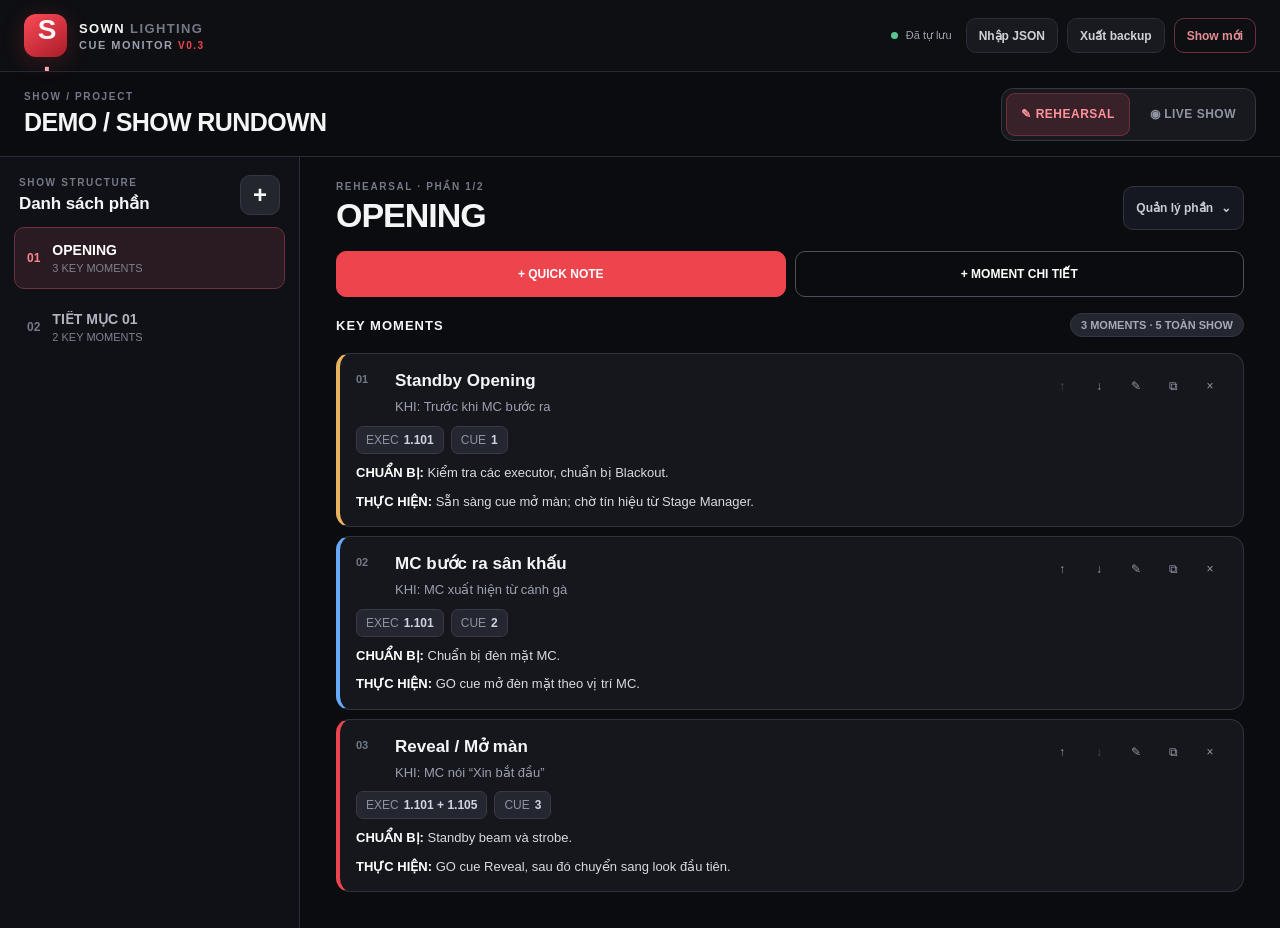
<file: cue-monitor/index.html>
<!doctype html>
<html lang="vi">
<head>
  <meta charset="utf-8">
  <meta name="viewport" content="width=device-width,initial-scale=1,viewport-fit=cover">
  <meta name="theme-color" content="#0b0c10">
  <meta name="apple-mobile-web-app-capable" content="yes">
  <meta name="apple-mobile-web-app-status-bar-style" content="black">
  <meta name="apple-mobile-web-app-title" content="SOWN Cues">
  <meta name="description" content="SOWN Cue Monitor — sổ cue cho rehearsal và live show, không cần timecode.">
  
  
  
  
  <link rel="manifest" href="./manifest.webmanifest">
  <link rel="icon" type="image/svg+xml" href="./icon.svg">
  <title>SOWN Cue Monitor</title>
<style>
:root{color-scheme:dark;--bg:#0b0c10;--panel:#12141a;--panel2:#191b23;--line:#2a2d37;--text:#f4f5f7;--muted:#9ba0ad;--faint:#737986;--accent:#ed444e;--accent-soft:#361c23;--green:#58c694;--amber:#e8b35e;--blue:#68aafa;--purple:#b39dfe;--radius:15px;font-family:-apple-system,BlinkMacSystemFont,"Segoe UI",Roboto,"Helvetica Neue",Arial,sans-serif}
*{box-sizing:border-box}
html{min-height:100%;background:var(--bg)}
body{margin:0;background:var(--bg);color:var(--text);font-size:15px;-webkit-font-smoothing:antialiased}
button,input,select,textarea{font:inherit}
button{cursor:pointer;-webkit-tap-highlight-color:transparent}
button:disabled{opacity:.42;cursor:not-allowed}
button:focus-visible,input:focus-visible,textarea:focus-visible,select:focus-visible{outline:2px solid var(--blue);outline-offset:2px}
.app-shell{min-height:100dvh;display:flex;flex-direction:column;max-width:1600px;margin:auto}
.header{display:flex;align-items:center;justify-content:space-between;gap:20px;padding:19px 30px;border-bottom:1px solid var(--line);background:#0e0f13}
.brand{display:flex;align-items:center;gap:12px;flex-shrink:0}
.brand-mark{height:43px;width:43px;border-radius:12px;background:linear-gradient(145deg,#fb4b56,#aa1c29);display:grid;place-items:center;font-weight:900;font-size:28px;letter-spacing:-3px;box-shadow:0 4px 22px #f1434336}
.brand-mark span{color:#ffa9ae}
.brand-top{font-size:13px;font-weight:850;letter-spacing:1.4px}
.brand-top span{color:var(--faint);font-weight:600;margin-left:5px}
.brand-bottom{font-size:11px;font-weight:700;color:var(--muted);letter-spacing:1.5px;margin-top:3px}
.brand-bottom b{color:var(--accent);font-size:10px}
.header-actions{display:flex;align-items:center;gap:9px;flex-wrap:wrap;justify-content:flex-end}
.save-state{font-size:11px;color:var(--muted);white-space:nowrap;margin-right:5px}
.save-dot{display:inline-block;height:7px;width:7px;border-radius:50%;background:var(--green);margin-right:5px}
.btn,.icon-btn{background:#24262e;color:var(--text);border:1px solid #353841;border-radius:10px;min-height:42px;padding:10px 15px;font-weight:650;transition:background .15s,border-color .15s}
.btn:hover,.icon-btn:hover{background:#30343e}
.btn-sm{font-size:12px;min-height:35px;padding:7px 12px}
.btn-quiet{background:#181a20;border-color:#292d35;color:#cfd1d8}
.btn-danger-outline{background:transparent;color:#e58e95;border-color:#6d303b}
.btn-accent{background:var(--accent);border-color:#ed444e;color:#fff}
.btn-accent:hover{background:#d93642}
.btn-outline{background:transparent;border-color:#454a55}
.btn-ghost{background:transparent;border-color:transparent;color:var(--muted)}
.btn-icon-text{display:inline-flex;align-items:center;gap:7px}
.icon-btn{height:40px;min-height:40px;width:40px;padding:0;display:grid;place-items:center;font-size:24px;line-height:1}
.showbar{display:flex;align-items:center;justify-content:space-between;gap:20px;padding:22px 30px;border-bottom:1px solid var(--line)}
.show-identity{min-width:0}.eyebrow{font-size:10px;font-weight:750;letter-spacing:1.65px;color:var(--faint);text-transform:uppercase}.show-name{display:block;background:none;border:0;color:var(--text);font-size:25px;letter-spacing:-.6px;font-weight:800;padding:5px 0;text-align:left;max-width:100%;overflow:hidden;text-overflow:ellipsis;white-space:nowrap}
.show-name:hover{text-decoration:underline;text-decoration-color:#ba414a}
.mode-tabs{display:flex;gap:5px;padding:4px;border:1px solid #343641;background:#17191f;border-radius:12px;flex-shrink:0}
.mode-tab{border:0;background:transparent;border-radius:9px;padding:11px 15px;color:#8f95a2;font-size:12px;letter-spacing:.5px;font-weight:800;min-height:43px}
.mode-tab.active{background:#39212a;color:#ff9399;box-shadow:inset 0 0 0 1px #6c3037}
.workspace{display:grid;grid-template-columns:300px minmax(0,1fr);min-height:0;flex:1}
.sidebar{border-right:1px solid var(--line);background:#101116;padding:23px 17px 16px;display:flex;flex-direction:column;gap:20px}
.sidebar-head{display:flex;align-items:center;justify-content:space-between;gap:10px;padding:0 5px}.sidebar-head h2{font-size:17px;margin:5px 0 0;letter-spacing:-.1px}.sections{display:flex;flex-direction:column;gap:7px}
.section-item{width:100%;background:transparent;color:#b1b5bf;border:1px solid transparent;border-radius:10px;padding:12px 12px;display:flex;gap:12px;align-items:center;text-align:left;min-height:62px}
.section-item:hover{background:#1a1c23}.section-item.active{background:#2a1a21;border-color:#6d313b;color:#fff}
.section-index{color:var(--faint);font-size:12px;font-variant-numeric:tabular-nums;font-weight:700}.section-item.active .section-index{color:#ff8591}
.section-info{display:flex;flex:1;flex-direction:column;gap:4px;min-width:0}.section-info strong{font-size:14px;white-space:nowrap;overflow:hidden;text-overflow:ellipsis}.section-info small{font-size:11px;color:#7c8290}.sidebar-foot{border-top:1px solid var(--line);margin-top:auto;padding:16px 5px 0;display:flex;justify-content:space-between;gap:8px;color:var(--faint);font-size:10px}.pill{font-size:10px;color:var(--green);border:1px solid #31684c;border-radius:20px;padding:3px 7px;height:fit-content}
.main{min-width:0;padding:30px clamp(18px,3vw,44px) 50px}.main-layout{max-width:1050px;margin:0 auto;display:flex;flex-direction:column;gap:22px}
.page-heading{display:flex;align-items:start;justify-content:space-between;gap:15px}.page-heading h1{font-size:clamp(26px,3vw,36px);font-weight:850;letter-spacing:-1px;margin:7px 0 5px}.subtitle{font-size:13px;color:var(--muted);line-height:1.6;margin:0}.heading-actions{display:flex;gap:7px;align-items:center;flex-wrap:wrap;justify-content:flex-end}
.panel{border:1px solid var(--line);background:var(--panel);border-radius:var(--radius);padding:21px}.section-note{border-left:3px solid var(--accent);padding:13px 17px;background:#1e1a20;border-radius:0 10px 10px 0;color:#c8c0c4;white-space:pre-wrap;font-size:13px;line-height:1.55}
.section-hint{display:flex;gap:9px;align-items:center;color:var(--faint);font-size:12px}.list-title{display:flex;align-items:center;justify-content:space-between;gap:10px}.list-title h2{font-size:14px;letter-spacing:1px;text-transform:uppercase;margin:0}.count-badge{border-radius:20px;background:#242730;border:1px solid #323641;color:#a5aab5;padding:5px 10px;font-weight:800;font-size:11px}
.moments{display:flex;flex-direction:column;gap:10px}.moment-card{border:1px solid #2f323d;border-radius:13px;background:#171922;overflow:hidden;border-left:4px solid var(--amber)}
.moment-card.color-red{border-left-color:var(--accent)}.moment-card.color-blue{border-left-color:var(--blue)}.moment-card.color-green{border-left-color:var(--green)}.moment-card.color-purple{border-left-color:var(--purple)}.moment-card.color-amber{border-left-color:var(--amber)}
.moment-inner{padding:16px 17px}.moment-header{display:flex;gap:12px;align-items:start}.moment-num{font-size:11px;color:var(--faint);font-weight:800;min-width:27px;padding-top:4px}.moment-heading{flex:1;min-width:0}.moment-heading strong{font-size:17px;display:block;line-height:1.4}.moment-trigger{font-size:13px;color:var(--muted);margin:5px 0 0;line-height:1.45;white-space:pre-wrap}.moment-actions{display:flex;gap:3px;flex-wrap:wrap;justify-content:flex-end}.mini-btn{border:1px solid transparent;background:transparent;color:#9398a5;border-radius:8px;padding:8px;min-height:34px;min-width:34px;font-size:12px}.mini-btn:hover{background:#2a2c37;color:white}.mini-btn.danger:hover{background:#46232a;color:#ff9ca4}
.chips{display:flex;gap:7px;flex-wrap:wrap;margin-top:13px}.chip{background:#242730;color:#d1d4df;border:1px solid #383b46;padding:6px 9px;border-radius:7px;font-size:12px;font-weight:700}.chip b{font-weight:500;color:#8d93a1;margin-right:5px}
.note-summary{font-size:13px;color:#b9bdc7;margin:13px 0 0;line-height:1.5;white-space:pre-wrap}.note-summary b{color:#e2e4eb}.empty-state{border:1px dashed #454852;border-radius:15px;text-align:center;color:var(--muted);padding:45px 20px}.empty-state strong{display:block;color:#f5f5f5;font-size:18px;margin-bottom:12px}.empty-state p{max-width:370px;margin:0 auto 18px;font-size:13px;line-height:1.6}
.live-topbar{display:flex;gap:10px;align-items:center;justify-content:space-between}.live-counter{font-size:13px;color:var(--muted);font-weight:700}.live-counter b{color:#fff}.live-counts{color:var(--faint);font-size:12px}.live-section-picker{display:flex;gap:8px;align-items:center;min-width:0}.live-section-picker label{font-size:11px;color:var(--muted);white-space:nowrap}.live-section-picker select{min-width:180px;max-width:240px;flex:1}
.live-hero{border:1px solid #702b36;border-radius:20px;background:linear-gradient(145deg,#2a171e 0%,#17171e 64%);padding:26px;position:relative;overflow:hidden}.live-hero:before{content:"";position:absolute;width:190px;height:190px;border-radius:50%;top:-110px;right:-80px;background:#8f1d2d;filter:blur(80px);opacity:.28;pointer-events:none}.live-hero .live-label{color:#ff8f99;font-size:12px;font-weight:900;letter-spacing:1.6px}.live-hero h2{font-size:clamp(28px,4vw,45px);letter-spacing:-1.4px;line-height:1.11;margin:13px 0 12px;max-width:780px;overflow-wrap:anywhere}.live-subtitle{font-size:14px;color:#d1a9b1;margin-bottom:17px}.divider{height:1px;background:#46404b;margin:18px 0}.field-grid{display:grid;grid-template-columns:repeat(2,minmax(0,1fr));gap:13px}.field-box{background:#12141ac9;border:1px solid #3b333e;border-radius:12px;padding:15px;min-width:0}.field-label{font-size:10px;letter-spacing:1.3px;color:var(--faint);font-weight:800;margin-bottom:9px}.field-value{font-size:15px;font-weight:700;line-height:1.6;white-space:pre-wrap;overflow-wrap:anywhere}.field-value.muted{color:#8a8d98;font-weight:400}.exec-row{display:flex;gap:8px;flex-wrap:wrap}.exec-tag{background:#342128;border:1px solid #7b3840;border-radius:10px;padding:12px 14px;min-width:118px}.exec-tag strong{display:block;font-size:21px;letter-spacing:.4px;margin-top:5px;overflow-wrap:anywhere}.exec-tag label{color:#c37c86;font-size:10px;letter-spacing:1px;font-weight:800}.exec-tag.cue{background:#242631;border-color:#4a4e60}.exec-tag.cue label{color:#a3a9be}
.live-actions{display:flex;gap:11px;align-items:stretch}.live-actions .btn{min-height:60px;font-size:15px}.live-actions .btn-accent{flex:1;font-size:16px;letter-spacing:.2px}.live-actions .btn-outline{min-width:118px}.live-notice{text-align:center;color:#777e8c;font-size:11px;line-height:1.6}.upcoming-grid{display:grid;grid-template-columns:1fr 1fr;gap:12px}.upcoming-card{border:1px solid var(--line);background:#161820;border-radius:13px;padding:17px;text-align:left;color:var(--text)}.upcoming-card:hover{background:#20232c}.upcoming-card small{color:var(--faint);font-size:10px;letter-spacing:1px;font-weight:800}.upcoming-card strong{display:block;margin:9px 0 6px;font-size:16px;line-height:1.4}.upcoming-card span{color:#969ba6;font-size:12px;line-height:1.5}.upcoming-card.last{cursor:default;color:var(--muted)}.completed{color:var(--green);font-size:12px}
.live-finish{text-align:center;border:1px solid #347555;background:#12291e;border-radius:16px;padding:70px 20px}.live-finish h2{font-size:36px;margin:12px 0}.live-finish p{color:#aad2bd}.live-finish .buttons{display:flex;gap:10px;justify-content:center;margin-top:24px;flex-wrap:wrap}
select,input,textarea{border:1px solid #3b404a;border-radius:10px;background:#1b1e25;color:#f4f5f7;min-height:43px;padding:10px 12px;max-width:100%;width:100%;outline:none;font-size:15px}
textarea{min-height:75px;resize:vertical;line-height:1.5}input::placeholder,textarea::placeholder{color:#686e7b}option{color:#fff;background:#1b1e25}.editor-dialog{border:1px solid #464953;background:#15171d;color:var(--text);padding:0;border-radius:18px;width:min(630px,calc(100vw - 24px));max-height:min(90dvh,900px);box-shadow:0 24px 100px #000a}.editor-dialog::backdrop{background:#000b;backdrop-filter:blur(5px)}.dialog-inner{display:flex;flex-direction:column;max-height:min(90dvh,900px)}.dialog-head{padding:20px 22px;display:flex;align-items:center;justify-content:space-between;border-bottom:1px solid var(--line)}.dialog-head h2{font-size:20px;margin:0}.form-body{padding:20px 22px;display:flex;flex-direction:column;gap:15px;overflow-y:auto;overscroll-behavior:contain}.form-field{display:flex;flex-direction:column;gap:7px}.form-field label{font-size:12px;color:#b4b7bf;font-weight:700}.form-grid{display:grid;grid-template-columns:1fr 1fr;gap:12px}.form-actions{position:sticky;bottom:-20px;background:#15171d;border-top:1px solid var(--line);margin:5px -22px -20px;padding:14px 22px 22px;display:flex;justify-content:flex-end;gap:10px}.dialog-help{font-size:12px;color:#9297a1;line-height:1.5}.toast{position:fixed;bottom:calc(20px + env(safe-area-inset-bottom));left:50%;transform:translateX(-50%) translateY(100px);background:#262b32;border:1px solid #515964;padding:12px 19px;border-radius:12px;color:#fff;font-size:13px;box-shadow:0 10px 45px #000a;opacity:0;pointer-events:none;transition:transform .25s,opacity .25s;z-index:999;max-width:calc(100vw - 24px);text-align:center}.toast.show{opacity:1;transform:translateX(-50%) translateY(0)}.footer{border-top:1px solid var(--line);padding:15px 30px;color:#717783;font-size:10px;font-weight:700;letter-spacing:1px;display:flex;justify-content:space-between;gap:10px}.footer span{letter-spacing:0;font-weight:400}
@media(max-width:950px){.header{padding:14px 17px;align-items:flex-start}.header-actions{max-width:340px}.showbar{padding:17px}.workspace{grid-template-columns:260px minmax(0,1fr)}.main{padding:23px 18px 32px}.field-grid{grid-template-columns:1fr}.show-name{font-size:22px}}
@media(max-width:700px){.header{flex-direction:column;gap:12px}.header-actions{max-width:unset;width:100%;justify-content:space-between;gap:6px}.header-actions .save-state{flex:1;min-width:90px}.header-actions .btn{font-size:11px;padding:7px 9px}.brand-mark{height:39px;width:39px}.showbar{align-items:stretch;flex-direction:column;gap:11px;padding:17px}.show-name{font-size:22px}.mode-tabs{width:100%}.mode-tab{flex:1}.workspace{display:block}.sidebar{border-right:0;border-bottom:1px solid var(--line);gap:10px;padding:15px 13px}.sidebar-head{padding:0 3px}.sections{display:flex;flex-direction:row;overflow:auto;gap:7px;padding-bottom:3px;scrollbar-width:none}.sections::-webkit-scrollbar{display:none}.section-item{min-width:153px;width:auto;max-width:190px;padding:10px 12px;min-height:55px}.sidebar-foot{display:none}.main{padding:22px 15px 42px}.page-heading{flex-direction:column;gap:12px}.page-heading h1{font-size:29px}.heading-actions{width:100%;justify-content:flex-start}.live-hero{padding:21px 18px}.live-hero h2{font-size:33px;letter-spacing:-.7px}.live-actions{position:sticky;bottom:0;z-index:5;background:linear-gradient(0deg,#0b0c10 75%,#0b0c10e8 90%,transparent 100%);padding:15px 0 calc(12px + env(safe-area-inset-bottom));margin-top:-8px}.live-actions .btn{min-height:62px}.live-actions .btn-outline{min-width:91px}.live-section-picker select{min-width:0;max-width:100%}.upcoming-grid{grid-template-columns:1fr}.footer{padding:14px 16px calc(14px + env(safe-area-inset-bottom));flex-direction:column}.workspace.show-mode .sidebar{display:none}.moment-inner{padding:14px}.moment-heading strong{font-size:16px}.moment-header{gap:7px}.moment-actions{max-width:90px}.form-grid{grid-template-columns:1fr}}
@media(max-width:360px){.header-actions .btn{font-size:10px;padding:6px 7px}.mode-tab{font-size:10px}.live-hero h2{font-size:28px}.live-actions .btn{font-size:12px}.live-actions .btn-accent{font-size:13px}}
/* Keep moment editing controls on a separate row on narrow phones. */
@media(max-width:700px){
  .moment-header{flex-wrap:wrap}
  .moment-header .moment-actions{width:100%;max-width:none;justify-content:flex-end;flex-wrap:nowrap;gap:4px;margin-top:-2px}
  .moment-header .moment-actions .mini-btn{min-width:38px;min-height:36px;padding:8px 10px}
  .header-actions .save-state{display:flex;align-items:center;gap:4px}
  .header-actions .save-dot{margin-right:2px;flex-shrink:0}
}


/* iPhone notch / Dynamic Island: keep the app header below the system status bar. */
@media (max-width:700px) {
  .header {padding-top:calc(14px + env(safe-area-inset-top, 0px));}
}
/* Opaque iOS PWA status bar reserves its own space; no extra standalone offset. */

/* Rehearsal Quick Note: fast capture without opening the full editor. */
.quick-note-launch{display:flex;align-items:center;gap:11px;flex-wrap:wrap}
.quick-note-launch .btn{background:#4c222b;border-color:#ab4550;color:#fff}
.quick-note-hint{font-size:12px;color:var(--muted);line-height:1.5}
.quick-note-form{background:linear-gradient(145deg,#21171e,#13151b);border:1px solid #71343e;border-radius:15px;padding:17px;display:flex;flex-direction:column;gap:13px}
.quick-note-form .form-field{gap:5px}
.quick-note-form .form-field label{font-size:11px;letter-spacing:.3px}
.quick-note-form input,.quick-note-form textarea{background:#101217;border-color:#4a3840}
.quick-note-form input:focus,.quick-note-form textarea:focus{border-color:#ed727e;outline:1px solid #ed727e}
.quick-note-grid{display:grid;grid-template-columns:repeat(2,minmax(0,1fr));gap:11px}
.quick-note-actions{display:flex;align-items:center;gap:9px;flex-wrap:wrap}
.quick-note-actions .btn-accent{flex:1;min-height:48px}
.quick-note-tip{color:#aaa3a7;font-size:11px;line-height:1.5}
@media(max-width:700px){.quick-note-launch .btn{width:100%;min-height:49px}.quick-note-form{padding:14px}.quick-note-actions .btn{width:100%}.quick-note-actions .btn-quiet{min-height:40px}}

/* v0.3 — iPhone operator compact / fewer secondary notes */
.app-shell{min-height:100dvh}
.header{padding:14px 24px;border-bottom:1px solid #252830}
.showbar{padding:14px 24px}
.sidebar{padding:18px 14px;gap:12px}
.main{padding:24px clamp(16px,3vw,36px) 36px}
.main-layout{gap:16px}
.page-heading{align-items:center;gap:10px}
.page-heading h1{font-size:clamp(26px,3vw,34px);margin:4px 0 0;line-height:1.16}
.section-manage{border:1px solid #30343f;border-radius:10px;background:#151820;padding:8px 12px;flex-shrink:0}
.section-manage summary{cursor:pointer;list-style:none;color:#c9cbd2;font-size:12px;font-weight:750;min-height:26px;display:flex;gap:8px;align-items:center;justify-content:space-between}
.section-manage summary::-webkit-details-marker{display:none}
.section-manage[open]{flex:1 1 100%}
.section-manage .heading-actions{margin-top:10px;padding-top:10px;border-top:1px solid #30343f;display:flex;gap:7px;flex-wrap:wrap}
.section-manage .btn{min-height:40px}
.quick-note-launch{gap:9px}
.quick-note-launch .btn{min-height:46px;font-weight:800}
.quick-note-launch .btn:first-child{flex:1;background:#ed444e;border-color:#ed444e}
.quick-note-launch .btn-outline{flex:1;min-width:0;background:transparent;border:1px solid #4c505b}
.quick-note-form{padding:15px;gap:12px}
.quick-note-form input,.quick-note-form textarea{font-size:16px}
.quick-note-actions .btn{min-height:48px}
.list-title{gap:8px}
.list-title h2{font-size:13px}
.count-badge{font-size:11px}
.moments{gap:9px}
.moment-card{border-radius:14px;background:#15171d}
.moment-inner{padding:15px 16px}
.moment-heading strong{font-size:17px}
.moment-trigger{font-size:13px}
.note-summary{font-size:13px;margin-top:9px;color:#d7dae2}
.note-summary b{color:#ffffff}
.chips{margin-top:9px}
.chip{padding:6px 9px}
.live-subtitle{font-size:15px;color:#eac4cd}
.live-hero{border-radius:16px;padding:22px}
.field-value{font-size:16px}
.live-actions .btn{min-height:60px}
.empty-state{padding:28px 16px}
.footer,.sidebar-foot,.section-hint,.live-notice,.subtitle,.quick-note-tip,.quick-note-hint{display:none !important}
@media(max-width:950px){.header{padding:14px 16px}.showbar{padding:14px 16px}}
@media(max-width:700px){
 .header{padding:14px 15px;padding-top:calc(14px + env(safe-area-inset-top,0px))}
 .header-actions{gap:6px}
 .header-actions .btn{min-height:36px}
 .showbar{padding:13px 15px 15px;gap:9px}
 .show-name{font-size:22px}
 .mode-tab{min-height:45px}
 .sidebar{padding:13px 12px;gap:9px}
 .main{padding:17px 14px 32px}
 .main-layout{gap:14px}
 .page-heading{flex-direction:row;align-items:center;flex-wrap:wrap}
 .page-heading h1{font-size:28px;margin:2px 0 0}
 .section-manage{margin-left:auto}
 .section-manage[open]{width:100%}
 .section-manage .heading-actions{width:100%;justify-content:flex-start;display:grid;grid-template-columns:repeat(2,minmax(0,1fr))}
 .section-manage .btn{width:100%;padding:8px 6px;min-height:42px}
 .quick-note-launch{display:grid;grid-template-columns:minmax(0,1fr) minmax(0,1fr);gap:8px}
 .quick-note-launch .btn{width:100%;padding:10px 6px;font-size:12px;min-height:49px}
 .quick-note-form{padding:13px;gap:10px}
 .quick-note-actions .btn{width:100%}
 .list-title{display:flex;align-items:center;flex-wrap:wrap}
 .count-badge{font-size:10px}
 .moment-inner{padding:13px}
 .moment-header{gap:8px}
 .moment-heading strong{font-size:16px}
 .live-hero{padding:18px}
 .live-hero h2{font-size:30px}
 .field-box{padding:12px}
 .field-grid{gap:8px}
 .live-actions .btn-accent{font-size:14px}
 .live-actions .btn-outline{min-width:86px}
 .upcoming-card{padding:13px}
}

</style>
</head>
<body>
  <div class="app-shell">
    <header class="header">
      <div class="brand">
        <div class="brand-mark" aria-hidden="true">S<span>.</span></div>
        <div>
          <div class="brand-top">SOWN<span>LIGHTING</span></div>
          <div class="brand-bottom">CUE MONITOR <b>V0.3</b></div>
        </div>
      </div>
      <div class="header-actions">
        <span class="save-state" id="saveState"><span class="save-dot"></span> Lưu trên máy</span>
        <button class="btn btn-quiet btn-sm" type="button" data-action="import">Nhập JSON</button>
        <button class="btn btn-quiet btn-sm" type="button" data-action="export">Xuất backup</button>
        <button class="btn btn-danger-outline btn-sm" type="button" data-action="new-show">Show mới</button>
      </div>
    </header>

    <div class="showbar">
      <div class="show-identity">
        <span class="eyebrow">SHOW / PROJECT</span>
        <button type="button" class="show-name" data-action="rename-show" id="showName" title="Đổi tên show">—</button>
      </div>
      <div class="mode-tabs" role="group" aria-label="Chế độ hoạt động">
        <button type="button" data-action="switch-mode" data-mode="rehearsal" id="modeRehearsal" class="mode-tab">✎ <span>REHEARSAL</span></button>
        <button type="button" data-action="switch-mode" data-mode="show" id="modeShow" class="mode-tab">◉ <span>LIVE SHOW</span></button>
      </div>
    </div>

    <div class="workspace" id="workspace">
      <aside class="sidebar" aria-label="Danh sách các phần trong show">
        <div class="sidebar-head">
          <div><div class="eyebrow">SHOW STRUCTURE</div><h2>Danh sách phần</h2></div>
          <button type="button" class="icon-btn" data-action="add-section" title="Thêm phần" aria-label="Thêm phần">+</button>
        </div>
        <div class="sections" id="sections"></div>
      </aside>
      <main class="main" id="main" aria-live="polite"></main>
    </div>
  </div>

  <dialog id="editorDialog" class="editor-dialog" aria-labelledby="dialogTitle">
    <div class="dialog-inner">
      <div class="dialog-head"><h2 id="dialogTitle"></h2><button type="button" class="icon-btn" data-action="close-dialog" aria-label="Đóng">×</button></div>
      <form id="editorForm" class="form-body"></form>
    </div>
  </dialog>
  <input type="file" id="importFile" accept="application/json,.json" hidden>
  <div id="toast" class="toast" role="status" aria-live="polite"></div>
  
<script>
/* SOWN Cue Monitor v0.1 — all data stays in this browser unless exported. */
(() => {
  'use strict';
  const KEY = 'sown_cue_monitor_data_v01';
  const COLORS = ['amber', 'red', 'blue', 'green', 'purple'];
  const $ = (selector) => document.querySelector(selector);
  const esc = (value) => String(value ?? '').replace(/[&<>"']/g, c => ({'&':'&amp;','<':'&lt;','>':'&gt;','"':'&quot;',"'":'&#39;'}[c]));
  const txt = (value, fallback = 'Chưa ghi chú') => value ? esc(value) : `<span class="muted">${esc(fallback)}</span>`;
  const newId = () => (crypto.randomUUID?.() || ('id_' + Date.now() + '_' + Math.random().toString(36).slice(2)));
  const cap = (v, max = 2500) => String(v ?? '').slice(0, max);
  let toastTimer;
  let quickNoteOpen = false;

  const sample = () => {
    const id1 = newId(), id2 = newId();
    const m1 = newId(), m2 = newId(), m3 = newId(), m4 = newId(), m5 = newId();
    return {
      schema:1, name:'DEMO / SHOW RUNDOWN', mode:'rehearsal', selectedSectionId:id1, cursorId:m1,
      ended:false, doneIds:[], sections:[
        {id:id1, name:'OPENING', notes:'Đây là show mẫu. Hãy thay nội dung bằng rundown thật sau rehearsal.', moments:[
          {id:m1,title:'Standby Opening',trigger:'Trước khi MC bước ra',prepare:'Kiểm tra các executor, chuẩn bị Blackout.',action:'Sẵn sàng cue mở màn; chờ tín hiệu từ Stage Manager.',executor:'1.101',cue:'1',notes:'Xác nhận liên lạc bộ đàm.',color:'amber'},
          {id:m2,title:'MC bước ra sân khấu',trigger:'MC xuất hiện từ cánh gà',prepare:'Chuẩn bị đèn mặt MC.',action:'GO cue mở đèn mặt theo vị trí MC.',executor:'1.101',cue:'2',notes:'Theo dõi MC trên màn hình camera.',color:'blue'},
          {id:m3,title:'Reveal / Mở màn',trigger:'MC nói “Xin bắt đầu”',prepare:'Standby beam và strobe.',action:'GO cue Reveal, sau đó chuyển sang look đầu tiên.',executor:'1.101 + 1.105',cue:'3',notes:'Đây là ví dụ minh hoạ, không phải cue thật của show.',color:'red'}
        ]},
        {id:id2,name:'TIẾT MỤC 01',notes:'Nhập các key moment của tiết mục khi tổng duyệt.', moments:[
          {id:m4,title:'Artist Walk-in',trigger:'Ca sĩ bước ra từ sân khấu phải',prepare:'Chuẩn bị Follow / Face light.',action:'Nâng sáng mặt, giữ background thấp.',executor:'1.201',cue:'1',notes:'Quan sát hướng di chuyển thực tế.',color:'green'},
          {id:m5,title:'Kết tiết mục / Blackout',trigger:'Ca sĩ kết thúc, bắt đầu cúi chào',prepare:'Standby blackout và chuyển cảnh.',action:'GO cue cuối khi có hiệu lệnh Stage Manager.',executor:'1.201',cue:'8',notes:'Xác nhận sân khấu đã trống trước khi sang phần tiếp.',color:'purple'}
        ]}
      ]
    };
  };

  function normalize(obj) {
    if (!obj || typeof obj !== 'object' || !Array.isArray(obj.sections)) throw Error('File JSON không có cấu trúc Show hợp lệ.');
    if (obj.sections.length > 100) throw Error('Show có quá nhiều phần (giới hạn 100).');
    const sectionMap = new Map(), momentMap = new Map();
    let momentCount = 0;
    const sections = obj.sections.map(s => {
      const sectionId = newId();
      sectionMap.set(String(s.id), sectionId);
      if (!Array.isArray(s.moments)) throw Error('Một phần trong show không có danh sách moment hợp lệ.');
      momentCount += s.moments.length;
      if (momentCount > 2000) throw Error('Show có quá nhiều moment (giới hạn 2000).');
      return {id:sectionId,name:cap(s.name,140) || 'Phần chưa đặt tên',notes:cap(s.notes),moments:s.moments.map(m => {
        const mid = newId(); momentMap.set(String(m.id),mid);
        return {id:mid,title:cap(m.title,180)||'Moment chưa đặt tên',trigger:cap(m.trigger),prepare:cap(m.prepare),action:cap(m.action),executor:cap(m.executor,180),cue:cap(m.cue,180),notes:cap(m.notes),color:COLORS.includes(m.color) ? m.color : 'amber'};
      })};
    });
    const first = sections.flatMap(s=>s.moments)[0]?.id || null;
    const done = Array.isArray(obj.doneIds) ? [...new Set(obj.doneIds.map(x=>momentMap.get(String(x))).filter(Boolean))] : [];
    return {schema:1,name:cap(obj.name,140)||'SHOW MỚI',mode:obj.mode==='show'?'show':'rehearsal',selectedSectionId:sectionMap.get(String(obj.selectedSectionId)) || sections[0]?.id || null,cursorId:momentMap.get(String(obj.cursorId))||first,ended:!!obj.ended && !!first,doneIds:done,sections};
  }

  function load() {
    try {
      const raw = localStorage.getItem(KEY);
      if (!raw) return sample();
      const parsed = JSON.parse(raw);
      // Use the same normalization for imported and locally restored data.
      return normalize(parsed);
    } catch (err) {
      console.warn('Could not read saved rundown:', err);
      return sample();
    }
  }
  let state = load();
  function save() {
    try { localStorage.setItem(KEY, JSON.stringify(state)); $('#saveState').innerHTML = '<span class="save-dot"></span> Đã tự lưu'; }
    catch (err) { $('#saveState').textContent = 'Không lưu được • Hãy xuất backup'; console.error(err); }
  }
  function commit({scrollTop=false}={}) { save(); render(); if (scrollTop) window.scrollTo({top:0,behavior:'instant'}); }
  function toast(message) {const el=$('#toast'); el.textContent=message; el.classList.add('show'); clearTimeout(toastTimer); toastTimer=setTimeout(()=>el.classList.remove('show'),2700);}
  function findSection(id) {return state.sections.find(s=>s.id===id);}
  function flatMoments() {return state.sections.flatMap(section => section.moments.map((moment,index)=>({...moment,sectionId:section.id,sectionName:section.name,sectionIndex:index})));}
  function allCount() {return state.sections.reduce((n,s)=>n+s.moments.length,0);}
  function ensureCursor() {
    const arr=flatMoments();
    if (!arr.some(x=>x.id===state.cursorId)) {state.cursorId=arr[0]?.id||null;state.ended=false;}
    state.doneIds=state.doneIds.filter(id=>arr.some(m=>m.id===id));
    if (!state.sections.some(s=>s.id===state.selectedSectionId)) state.selectedSectionId=state.sections[0]?.id||null;
  }
  function renderSidebar() {
    const live=state.mode==='show';
    const current=flatMoments().find(x=>x.id===state.cursorId);
    const sectionId=live && current ? current.sectionId : state.selectedSectionId;
    $('#sections').innerHTML = state.sections.map((s,i)=>
      `<button type="button" class="section-item ${s.id===sectionId?'active':''}" data-action="select-section" data-id="${esc(s.id)}">
        <span class="section-index">${String(i+1).padStart(2,'0')}</span><span class="section-info"><strong>${esc(s.name)}</strong><small>${s.moments.length} KEY MOMENT${s.moments.length===1?'':'S'}</small></span>
      </button>`).join('') || '<div class="empty-state">Chưa có phần nào.</div>';
  }
  function renderRehearsal() {
    const s=findSection(state.selectedSectionId) || state.sections[0];
    if (!s) return `<div class="main-layout"><div class="empty-state"><strong>Bắt đầu show mới</strong><p>Tạo phần đầu tiên như OPENING, INTRO hoặc TIẾT MỤC 01.</p><button class="btn btn-accent" data-action="add-section">+ THÊM PHẦN</button></div></div>`;
    const si=state.sections.indexOf(s);
    const moments=s.moments.map((m,i)=>{
      const chips=[m.executor?`<span class="chip"><b>EXEC</b>${esc(m.executor)}</span>`:'',m.cue?`<span class="chip"><b>CUE</b>${esc(m.cue)}</span>`:''].join('');
      return `<article class="moment-card color-${m.color}"><div class="moment-inner">
        <div class="moment-header"><span class="moment-num">${String(i+1).padStart(2,'0')}</span><div class="moment-heading"><strong>${esc(m.title)}</strong><p class="moment-trigger">${m.trigger?'KHI: '+esc(m.trigger):'Chưa có trigger'}</p></div>
        <div class="moment-actions">
          <button class="mini-btn" data-action="moment-up" data-id="${m.id}" title="Đưa lên" aria-label="Đưa moment lên" ${i===0?'disabled':''}>↑</button>
          <button class="mini-btn" data-action="moment-down" data-id="${m.id}" title="Đưa xuống" aria-label="Đưa moment xuống" ${i===s.moments.length-1?'disabled':''}>↓</button>
          <button class="mini-btn" data-action="edit-moment" data-id="${m.id}" title="Sửa moment" aria-label="Sửa moment">✎</button>
          <button class="mini-btn" data-action="clone-moment" data-id="${m.id}" title="Nhân bản" aria-label="Nhân bản moment">⧉</button>
          <button class="mini-btn danger" data-action="delete-moment" data-id="${m.id}" title="Xóa moment" aria-label="Xóa moment">×</button>
        </div></div>
        ${chips?`<div class="chips">${chips}</div>`:''}
        ${m.prepare?`<p class="note-summary"><b>CHUẨN BỊ:</b> ${esc(m.prepare)}</p>`:''}
        ${m.action?`<p class="note-summary"><b>THỰC HIỆN:</b> ${esc(m.action)}</p>`:''}
      </div></article>`;
    }).join('');
    return `<div class="main-layout">
      <div class="page-heading"><div><div class="eyebrow">REHEARSAL · PHẦN ${si+1}/${state.sections.length}</div><h1>${esc(s.name)}</h1></div>
      <details class="section-manage"><summary>Quản lý phần <span aria-hidden="true">⌄</span></summary><div class="heading-actions"><button class="btn btn-quiet btn-sm" data-action="section-up" ${si===0?'disabled':''}>↑ Phần</button><button class="btn btn-quiet btn-sm" data-action="section-down" ${si===state.sections.length-1?'disabled':''}>↓ Phần</button><button class="btn btn-quiet btn-sm" data-action="edit-section" data-id="${s.id}">Sửa phần</button><button class="btn btn-danger-outline btn-sm" data-action="delete-section" data-id="${s.id}">Xóa</button></div></details></div>
      <div class="quick-note-launch"><button class="btn btn-sm" type="button" data-action="quick-note-toggle" aria-expanded="${quickNoteOpen?'true':'false'}" aria-controls="quickNoteForm">${quickNoteOpen?'× ĐÓNG':'+ QUICK NOTE'}</button><button type="button" class="btn btn-outline btn-sm" data-action="add-moment" data-section-id="${s.id}">+ MOMENT CHI TIẾT</button></div>
      ${quickNoteOpen?`<form class="quick-note-form" id="quickNoteForm" data-section-id="${esc(s.id)}">
        <div class="form-field"><label for="qn_title">KEY MOMENT *</label><input id="qn_title" name="title" required maxlength="180" placeholder="Ví dụ: MC bước ra sân khấu" autocomplete="off" enterkeyhint="next"></div>
        <div class="form-field"><label for="qn_trigger">KHI NÀO? / DẤU HIỆU NHẬN BIẾT</label><input id="qn_trigger" name="trigger" maxlength="2500" placeholder="Ví dụ: MC nói câu cuối" autocomplete="off" enterkeyhint="next"></div>
        <div class="quick-note-grid">
          <div class="form-field"><label for="qn_executor">EXECUTOR</label><input id="qn_executor" name="executor" maxlength="180" placeholder="1.101" autocomplete="off" enterkeyhint="next"></div>
          <div class="form-field"><label for="qn_cue">CUE</label><input id="qn_cue" name="cue" maxlength="180" placeholder="2" autocomplete="off" enterkeyhint="next"></div>
        </div>
        <div class="form-field"><label for="qn_action">CẦN LÀM GÌ? (TÙY CHỌN)</label><textarea id="qn_action" name="action" maxlength="2500" rows="2" placeholder="GO / OFF / FLASH / thao tác khác..."></textarea></div>
        <div class="quick-note-actions"><button type="submit" class="btn btn-accent">✓ LƯU & GHI TIẾP</button><button type="button" class="btn btn-quiet" data-action="quick-note-close">ĐÓNG</button></div>
      </form>`:''}
      <div class="list-title"><h2>KEY MOMENTS</h2><span class="count-badge">${s.moments.length} MOMENTS · ${allCount()} TOÀN SHOW</span></div>
      <div class="moments">${moments||'<div class="empty-state"><strong>Chưa có moment</strong><p>Nhấn Quick Note để tạo moment đầu tiên.</p></div>'}</div>
    </div>`;
  }
  function fieldBox(label,value) {return `<div class="field-box"><div class="field-label">${label}</div><div class="field-value ${!value?'muted':''}">${txt(value)}</div></div>`;}
  function renderShow() {
    const arr=flatMoments();
    if (!arr.length) return `<div class="main-layout"><div class="empty-state"><strong>Chưa có Key Moment</strong><p>Chuyển sang Rehearsal, tạo phần và ghi lại các thao tác trước khi chạy show.</p><button class="btn btn-accent" data-action="switch-mode" data-mode="rehearsal">Chuyển sang Rehearsal</button></div></div>`;
    let idx=Math.max(0,arr.findIndex(x=>x.id===state.cursorId));
    const active=arr[idx];
    const selector=`<div class="live-section-picker"><label for="sectionJump">NHẢY ĐẾN</label><select id="sectionJump" aria-label="Nhảy đến phần trong show">${state.sections.map(s=>`<option value="${esc(s.id)}" ${s.id===active.sectionId?'selected':''}>${esc(s.name)}</option>`).join('')}</select></div>`;
    if (state.ended) return `<div class="main-layout"><div class="live-topbar"><div class="eyebrow">LIVE SHOW / MANUAL CUE MONITOR</div></div><div class="live-finish"><div style="font-size:43px;color:var(--green)">✓</div><h2>SHOW HOÀN THÀNH</h2><p>${state.doneIds.length} / ${arr.length} moment được đánh dấu hoàn tất.</p><div class="buttons"><button class="btn btn-outline" data-action="previous">← QUAY LẠI MOMENT CUỐI</button><button class="btn btn-accent" data-action="reset">BẮT ĐẦU LẠI</button></div></div></div>`;
    const upcoming=arr.slice(idx+1,idx+5).map((m,j)=>`<button type="button" class="upcoming-card" data-action="jump-moment" data-id="${m.id}"><small>TIẾP THEO · ${String(idx+j+2).padStart(2,'0')} / ${arr.length} · ${esc(m.sectionName)}</small><strong>${esc(m.title)}</strong><span>${m.executor?'EXEC '+esc(m.executor):''}${m.cue?'  ·  CUE '+esc(m.cue):''}</span></button>`).join('');
    const prev=idx>0?arr[idx-1]:null;
    const execTags=(active.executor?`<div class="exec-tag"><label>EXECUTOR</label><strong>${esc(active.executor)}</strong></div>`:'')+(active.cue?`<div class="exec-tag cue"><label>CUE</label><strong>${esc(active.cue)}</strong></div>`:'');
    return `<div class="main-layout">
      <div class="live-topbar"><div><div class="eyebrow">LIVE SHOW / MANUAL CUE MONITOR</div><div class="live-counter">Moment <b>${String(idx+1).padStart(2,'0')} / ${arr.length}</b> <span class="live-counts">· Đã xong ${state.doneIds.length}</span></div></div>${selector}</div>
      <div class="live-hero"><div class="live-label">● MOMENT ĐANG CHỜ · ${esc(active.sectionName)}</div><h2>${esc(active.title)}</h2>
        <div class="live-subtitle">${active.trigger?'KHI: '+esc(active.trigger):'Chờ tín hiệu sân khấu'}</div>
        ${execTags?`<div class="exec-row">${execTags}</div>`:''}
        <div class="divider"></div>
        <div class="field-grid">${fieldBox('CHUẨN BỊ',active.prepare)}${fieldBox('THAO TÁC',active.action)}</div>
      </div>
      <div class="live-actions"><button type="button" class="btn btn-outline" data-action="previous" ${idx===0?'disabled':''}>← LÙI LẠI</button><button type="button" class="btn btn-accent" data-action="next">✓ ${idx===arr.length-1?'HOÀN TẤT SHOW':'XONG · MOMENT TIẾP →'}</button></div>
      <div class="list-title"><h2>${upcoming?'SẮP TỚI':'MOMENT CUỐI CÙNG'}</h2><span class="count-badge">${Math.max(0,arr.length-idx-1)} PHÍA TRƯỚC</span></div>
      ${upcoming?`<div class="upcoming-grid">${upcoming}</div>`:'<div class="section-hint"></div>'}
      ${prev?`<div class="upcoming-card last"><small>MOMENT VỪA QUA</small><strong>${esc(prev.title)}</strong><span>${esc(prev.sectionName)}</span></div>`:''}
      <div class="heading-actions"><button class="btn btn-quiet btn-sm" data-action="edit-moment" data-id="${active.id}">✎ Sửa moment</button><button class="btn btn-quiet btn-sm" data-action="reset">↺ Reset trạng thái show</button></div>
    </div>`;
  }
  function render() {
    ensureCursor();
    $('#showName').textContent=state.name;
    $('#modeRehearsal').classList.toggle('active',state.mode==='rehearsal');
    $('#modeShow').classList.toggle('active',state.mode==='show');
    $('#workspace').classList.toggle('show-mode',state.mode==='show');
    renderSidebar();
    $('#main').innerHTML=state.mode==='show'?renderShow():renderRehearsal();
  }

  function input(name,label,value='',extra='') {return `<div class="form-field"><label for="f_${name}">${label}</label><input id="f_${name}" name="${name}" value="${esc(value)}" ${extra}></div>`;}
  function area(name,label,value='',placeholder='') {return `<div class="form-field"><label for="f_${name}">${label}</label><textarea id="f_${name}" name="${name}" rows="2" placeholder="${esc(placeholder)}">${esc(value)}</textarea></div>`;}
  function foot() {return `<div class="form-actions"><button type="button" class="btn btn-quiet" data-action="close-dialog">Hủy</button><button type="submit" class="btn btn-accent">LƯU THAY ĐỔI</button></div>`;}
  function openDialog(type,id=null,sectionId=null) {
    const dlg=$('#editorDialog'),form=$('#editorForm');
    dlg.dataset.type=type;dlg.dataset.id=id||'';dlg.dataset.sectionId=sectionId||'';
    if (type==='show') {$('#dialogTitle').textContent='Tên chương trình';form.innerHTML=input('name','TÊN SHOW',state.name,'required maxlength="140" autofocus')+foot();}
    else if (type==='section') {
      const s=id?findSection(id):null;
      $('#dialogTitle').textContent=s?'Chỉnh sửa phần':'Tạo phần mới';
      form.innerHTML=input('name','TÊN PHẦN / KEY',s?.name||'','required maxlength="140" autofocus placeholder="OPENING / TIẾT MỤC 01 / FINALE"')+foot();
    } else {
      const s=findSection(sectionId),m=id?s?.moments.find(x=>x.id===id):null;
      if (!s) return;
      $('#dialogTitle').textContent=m?'Chỉnh sửa Key Moment':'Thêm Key Moment';
      form.innerHTML=`${input('title','TÊN KEY MOMENT *',m?.title||'','required maxlength="180" autofocus placeholder="MC ra sân khấu / Drop / Blackout"')}
        ${area('trigger','DẤU HIỆU / KHI NÀO THỰC HIỆN?',m?.trigger||'','Ví dụ: MC nói câu cuối; dancer bước ra; nhận lệnh từ SM')}
        <div class="form-grid">${input('executor','EXECUTOR TRÊN grandMA2',m?.executor||'','maxlength="180" placeholder="1.101 hoặc 1.101 + 1.105"')}${input('cue','CUE',m?.cue||'','maxlength="180" placeholder="5 / 5.1 / 7 Thru 9"')}</div>
        ${area('prepare','CẦN CHUẨN BỊ',m?.prepare||'','Ví dụ: Standby đèn mặt, bàn nâng, group beam...')}
        ${area('action','KHI ĐẾN MOMENT CẦN LÀM GÌ?',m?.action||'','Ví dụ: GO Executor 1.101 Cue 5; kéo fader 1.202')}
        <div class="form-field"><label for="f_color">MÀU NHẬN BIẾT</label><select id="f_color" name="color">${COLORS.map(c=>`<option value="${c}" ${c===(m?.color||'amber')?'selected':''}>${{amber:'Vàng / Standby',red:'Đỏ / Quan trọng',blue:'Xanh dương / MC',green:'Xanh lá / Go',purple:'Tím / Chuyển cảnh'}[c]}</option>`).join('')}</select></div>
        <div class="dialog-help"></div>${foot()}`;
    }
    dlg.showModal();
    setTimeout(()=>form.querySelector('[autofocus]')?.focus(),40);
  }

  function submitQuickNote(e) {
    e.preventDefault();
    if(state.mode!=='rehearsal')return;
    const form=e.target;
    const section=findSection(form.dataset.sectionId);
    if(!section){toast('Không tìm thấy phần đang ghi chú.');return;}
    const data=new FormData(form);
    const val=(name,max=2500)=>cap(data.get(name),max).trim();
    const title=val('title',180);
    if(!title){form.querySelector('[name="title"]')?.focus();return;}
    const moment={id:newId(),title,trigger:val('trigger'),executor:val('executor',180),cue:val('cue',180),prepare:'',action:val('action'),notes:'',color:'amber'};
    section.moments.push(moment);
    if(!state.cursorId)state.cursorId=moment.id;
    state.selectedSectionId=section.id;
    commit();
    toast('Đã lưu Quick Note • '+section.moments.length+' moment trong phần này');
    document.querySelector('#qn_title')?.focus();
  }
  function editorSubmit(e) {
    e.preventDefault();
    const dlg=$('#editorDialog');const f=new FormData(e.currentTarget);
    const type=dlg.dataset.type,id=dlg.dataset.id,sectionId=dlg.dataset.sectionId;
    const val=(name,max=2500)=>cap(f.get(name),max).trim();
    if(type==='show') {if(!val('name',140))return;state.name=val('name',140);}
    else if(type==='section') {
      const name=val('name',140);if(!name) return;
      if(id) {const s=findSection(id);if(!s)return;s.name=name;}
      else {const s={id:newId(),name,notes:'',moments:[]};state.sections.push(s);state.selectedSectionId=s.id;}
    } else if(type==='moment') {
      const s=findSection(sectionId);if(!s)return;
      const title=val('title',180);if(!title)return;
      const m={title,trigger:val('trigger'),prepare:val('prepare'),action:val('action'),executor:val('executor',180),cue:val('cue',180),notes:(id?(s.moments.find(x=>x.id===id)?.notes||''):''),color:COLORS.includes(val('color'))?val('color'):'amber'};
      if(id){const target=s.moments.find(x=>x.id===id);if(!target)return;Object.assign(target,m);}
      else {m.id=newId();s.moments.push(m); if(!state.cursorId)state.cursorId=m.id;}
      state.selectedSectionId=s.id;
    }
    dlg.close();commit();toast('Đã lưu ghi chú.');
  }
  function locateMoment(id){for(const s of state.sections){const index=s.moments.findIndex(m=>m.id===id);if(index!==-1)return {section:s,index,moment:s.moments[index]};}return null;}
  function moveItem(array,index,direction){const to=index+direction;if(to<0||to>=array.length)return;[array[index],array[to]]=[array[to],array[index]];}
  function next() {const arr=flatMoments();if(!arr.length)return;const idx=arr.findIndex(m=>m.id===state.cursorId);if(idx<0||state.ended)return;state.doneIds=[...new Set([...state.doneIds,state.cursorId])];if(idx===arr.length-1)state.ended=true;else state.cursorId=arr[idx+1].id;commit({scrollTop:true});}
  function previous(){const arr=flatMoments();if(state.ended){state.ended=false;state.doneIds=state.doneIds.filter(x=>x!==state.cursorId);commit({scrollTop:true});return;}const idx=arr.findIndex(m=>m.id===state.cursorId);if(idx<=0)return;state.cursorId=arr[idx-1].id;state.doneIds=state.doneIds.filter(x=>x!==state.cursorId);commit({scrollTop:true});}
  function switchMode(mode){if(mode==='show')quickNoteOpen=false;state.mode=mode;commit({scrollTop:true});}
  function downloadJSON(){
    const date=new Date().toISOString().slice(0,10);
    const name=(state.name.normalize('NFKD').replace(/[\u0300-\u036f]/g,'').replace(/[^\w-]+/g,'_').slice(0,38)||'SHOW');
    const output={...state,exportedAt:new Date().toISOString(),app:'SOWN Cue Monitor V0.3'};
    const blob=new Blob([JSON.stringify(output,null,2)],{type:'application/json'});
    const url=URL.createObjectURL(blob);const a=document.createElement('a');a.href=url;a.download=`SOWN_${name}_${date}.json`;document.body.append(a);a.click();a.remove();setTimeout(()=>URL.revokeObjectURL(url),10000);toast('Đã tạo file JSON để lưu/chia sẻ.');
  }
  async function importJSON(file){
    if(!file)return;
    if(file.size>3*1024*1024) {toast('File quá lớn (tối đa 3 MB).');return;}
    try {const s=normalize(JSON.parse(await file.text()));if(!confirm(`Nhập show “${s.name}”?\n\nDữ liệu hiện tại trên máy sẽ bị thay thế. Hãy xuất backup trước khi nhập.`))return;state=s;commit({scrollTop:true});toast('Đã nhập show thành công.');}
    catch(err){alert('Không nhập được file: '+err.message);}
  }
  function handleButton(e){
    const b=e.target.closest('button[data-action]');if(!b||b.disabled)return;
    const action=b.dataset.action,id=b.dataset.id;
    switch(action){
      case 'switch-mode': switchMode(b.dataset.mode);break;
      case 'rename-show':openDialog('show');break;
      case 'add-section':openDialog('section');break;
      case 'edit-section':openDialog('section',id);break;
      case 'add-moment':openDialog('moment',null,b.dataset.sectionId);break;
      case 'quick-note-toggle':quickNoteOpen=!quickNoteOpen;render();if(quickNoteOpen)document.querySelector('#qn_title')?.focus();break;
      case 'quick-note-close':quickNoteOpen=false;render();break;
      case 'edit-moment':{const target=locateMoment(id);if(target)openDialog('moment',id,target.section.id);break;}
      case 'select-section':{
        const s=findSection(id);if(!s)return;
        if(state.mode==='show') {if(!s.moments.length){toast('Phần này chưa có Key Moment.');return;}if(!confirm(`Chuyển đến moment đầu tiên của “${s.name}”?`))return;state.cursorId=s.moments[0].id;state.ended=false;}
        else state.selectedSectionId=id;
        commit({scrollTop:true});break;
      }
      case 'section-up':case 'section-down':{const i=state.sections.findIndex(s=>s.id===state.selectedSectionId);moveItem(state.sections,i,action==='section-up'?-1:1);commit();break;}
      case 'delete-section':{
        const s=findSection(id);if(!s||!confirm(`Xóa phần “${s.name}” và toàn bộ ${s.moments.length} moment bên trong?\n\nKhông thể hoàn tác nếu chưa có backup.`))return;
        state.sections=state.sections.filter(x=>x.id!==id);ensureCursor();commit();toast('Đã xóa phần.');break;
      }
      case 'moment-up':case 'moment-down':{const loc=locateMoment(id);if(!loc)return;moveItem(loc.section.moments,loc.index,action==='moment-up'?-1:1);commit();break;}
      case 'delete-moment':{
        const loc=locateMoment(id);if(!loc||!confirm(`Xóa Key Moment “${loc.moment.title}”?`))return;
        loc.section.moments.splice(loc.index,1);ensureCursor();commit();toast('Đã xóa moment.');break;
      }
      case 'clone-moment':{
        const loc=locateMoment(id);if(!loc)return;
        loc.section.moments.splice(loc.index+1,0,{...loc.moment,id:newId(),title:loc.moment.title+' (bản sao)'});commit();toast('Đã nhân bản moment.');break;
      }
      case 'next':next();break;
      case 'previous':previous();break;
      case 'jump-moment':{
        const arr=flatMoments(),i=arr.findIndex(m=>m.id===id);if(i<0)return;
        if(!confirm(`Nhảy đến “${arr[i].title}”?\n\nCác moment bị bỏ qua sẽ KHÔNG được đánh dấu hoàn tất.`))return;
        state.cursorId=id;state.ended=false;commit({scrollTop:true});break;
      }
      case 'reset':if(confirm('Đưa show về moment đầu tiên và xóa trạng thái đã hoàn tất?\n\nNội dung ghi chú sẽ được giữ nguyên.')){state.cursorId=flatMoments()[0]?.id||null;state.ended=false;state.doneIds=[];commit({scrollTop:true});toast('Đã reset trạng thái show.');}break;
      case 'new-show':if(confirm('Tạo show mới?\n\nToàn bộ rundown hiện tại sẽ bị thay thế. Hãy xuất backup trước nếu cần.')){
        const sid=newId();state={schema:1,name:'SHOW MỚI',mode:'rehearsal',selectedSectionId:sid,cursorId:null,ended:false,doneIds:[],sections:[{id:sid,name:'OPENING',notes:'',moments:[]}]};commit({scrollTop:true});toast('Đã tạo show mới.');}break;
      case 'export':downloadJSON();break;
      case 'import':$('#importFile').click();break;
      case 'close-dialog':$('#editorDialog').close();break;
    }
  }
  document.addEventListener('click',handleButton);
  $('#editorForm').addEventListener('submit',editorSubmit);
  document.addEventListener('submit',e=>{if(e.target.id==='quickNoteForm')submitQuickNote(e);});
  document.addEventListener('keydown',e=>{if(e.key==='Enter'&&(e.ctrlKey||e.metaKey)&&e.target.closest?.('#quickNoteForm')){e.preventDefault();e.target.closest('#quickNoteForm').requestSubmit();}});
  $('#importFile').addEventListener('change',e=>{importJSON(e.target.files?.[0]);e.target.value='';});
  document.addEventListener('change',e=>{
    if(e.target.id==='sectionJump'){
      const s=findSection(e.target.value);if(!s?.moments.length){toast('Phần này chưa có Key Moment.');render();return;}
      if(!confirm(`Nhảy đến moment đầu tiên của “${s.name}”?`)){render();return;}
      state.cursorId=s.moments[0].id;state.ended=false;commit({scrollTop:true});
    }
  });
  document.addEventListener('keydown',e=>{
    if(state.mode!=='show'||$('#editorDialog').open||e.altKey||e.ctrlKey||e.metaKey||['INPUT','TEXTAREA','SELECT'].includes(document.activeElement?.tagName))return;
    if(e.key==='ArrowRight'){e.preventDefault();next();}
    if(e.key==='ArrowLeft'){e.preventDefault();previous();}
  });
  $('#editorDialog').addEventListener('click',e=>{if(e.target===$('#editorDialog'))$('#editorDialog').close();});
  ensureCursor();save();render();
  if('serviceWorker' in navigator && location.protocol==='https:')navigator.serviceWorker.register('./sw.js').catch(console.warn);
})();

</script>
</body>
</html>
</file>
